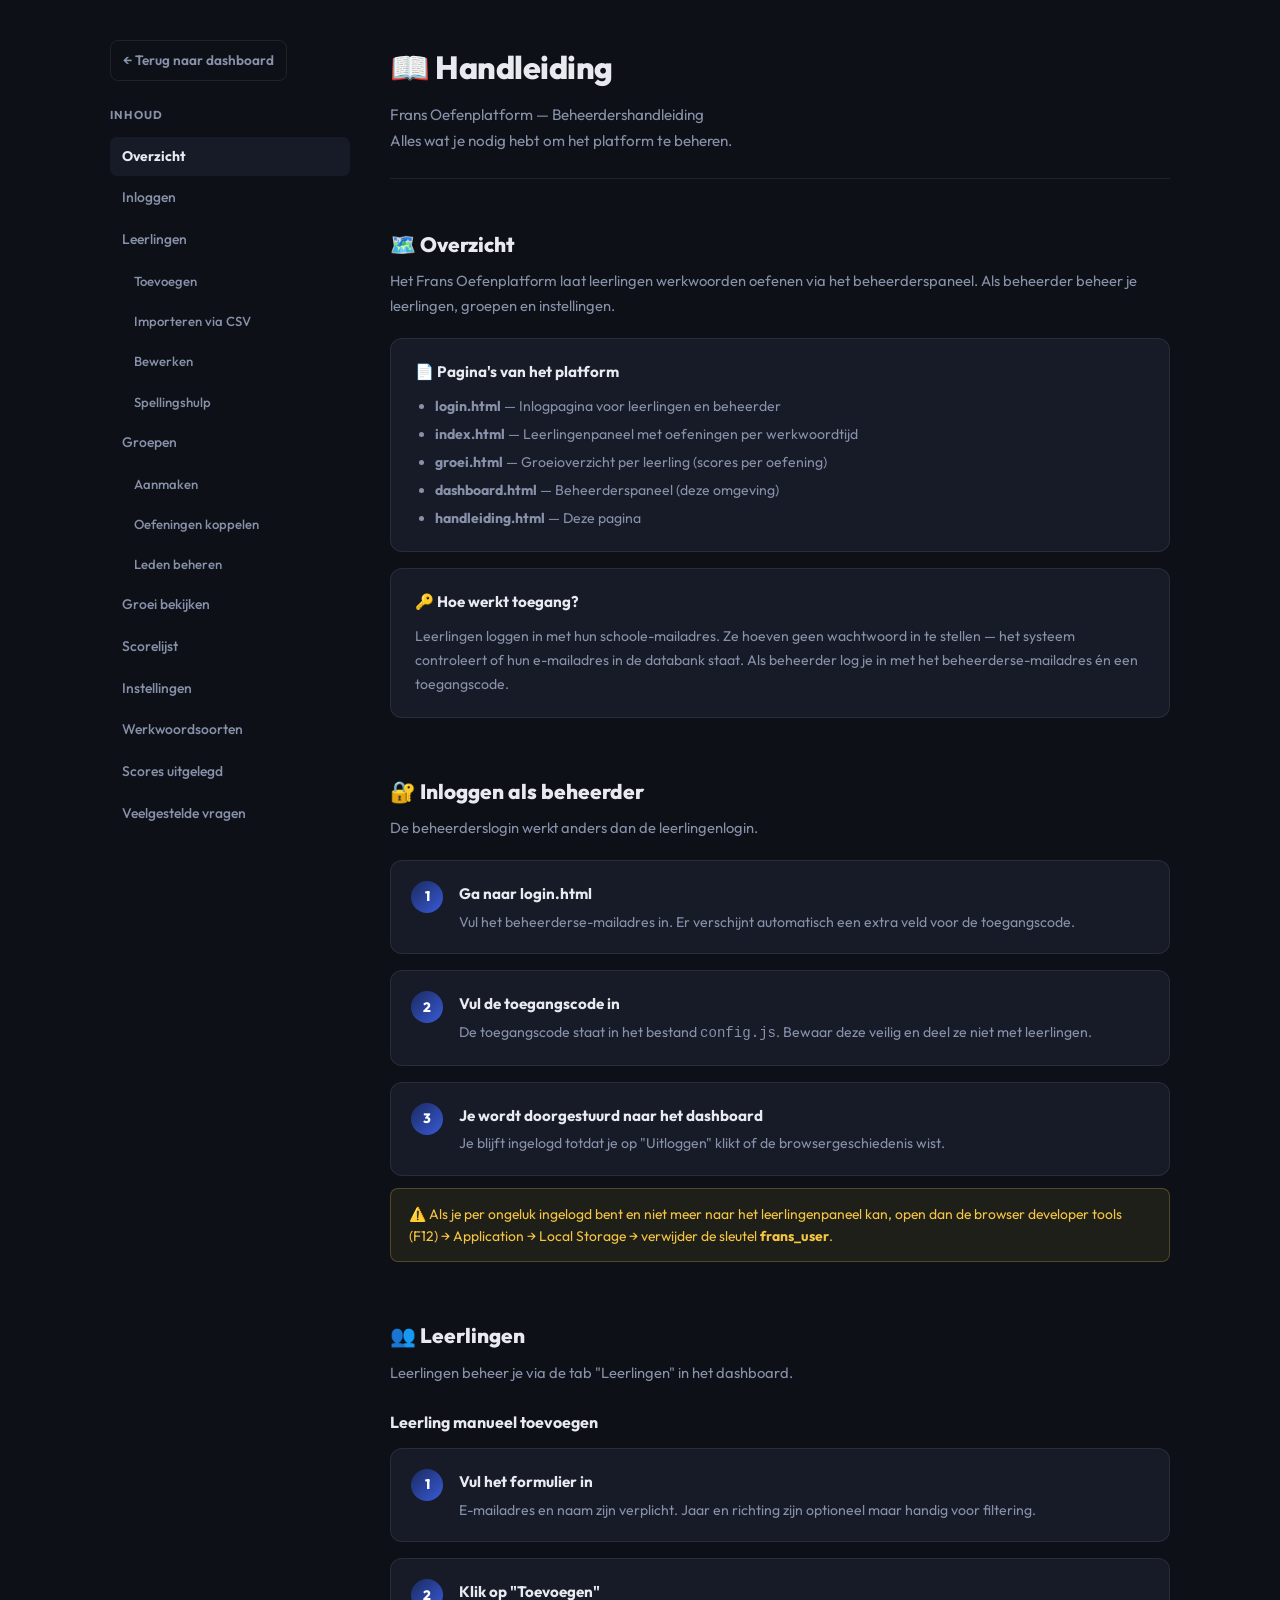
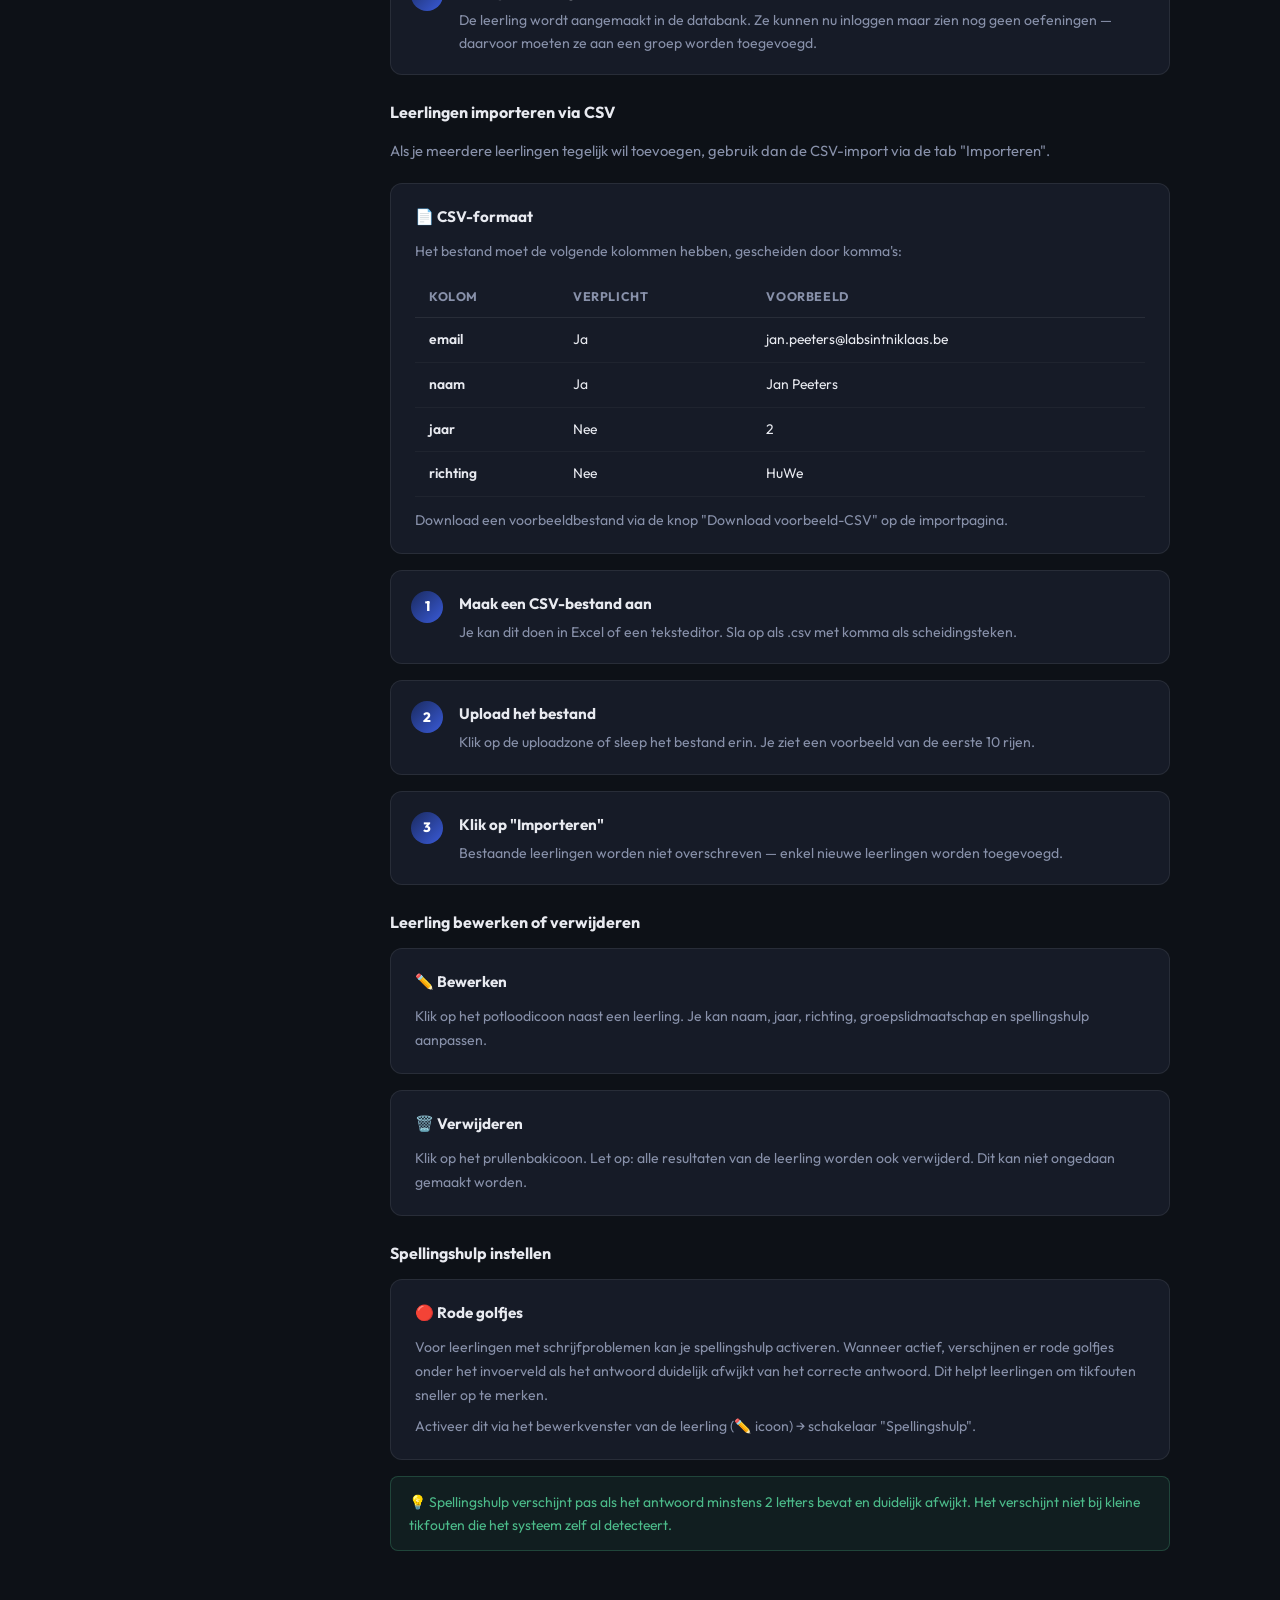
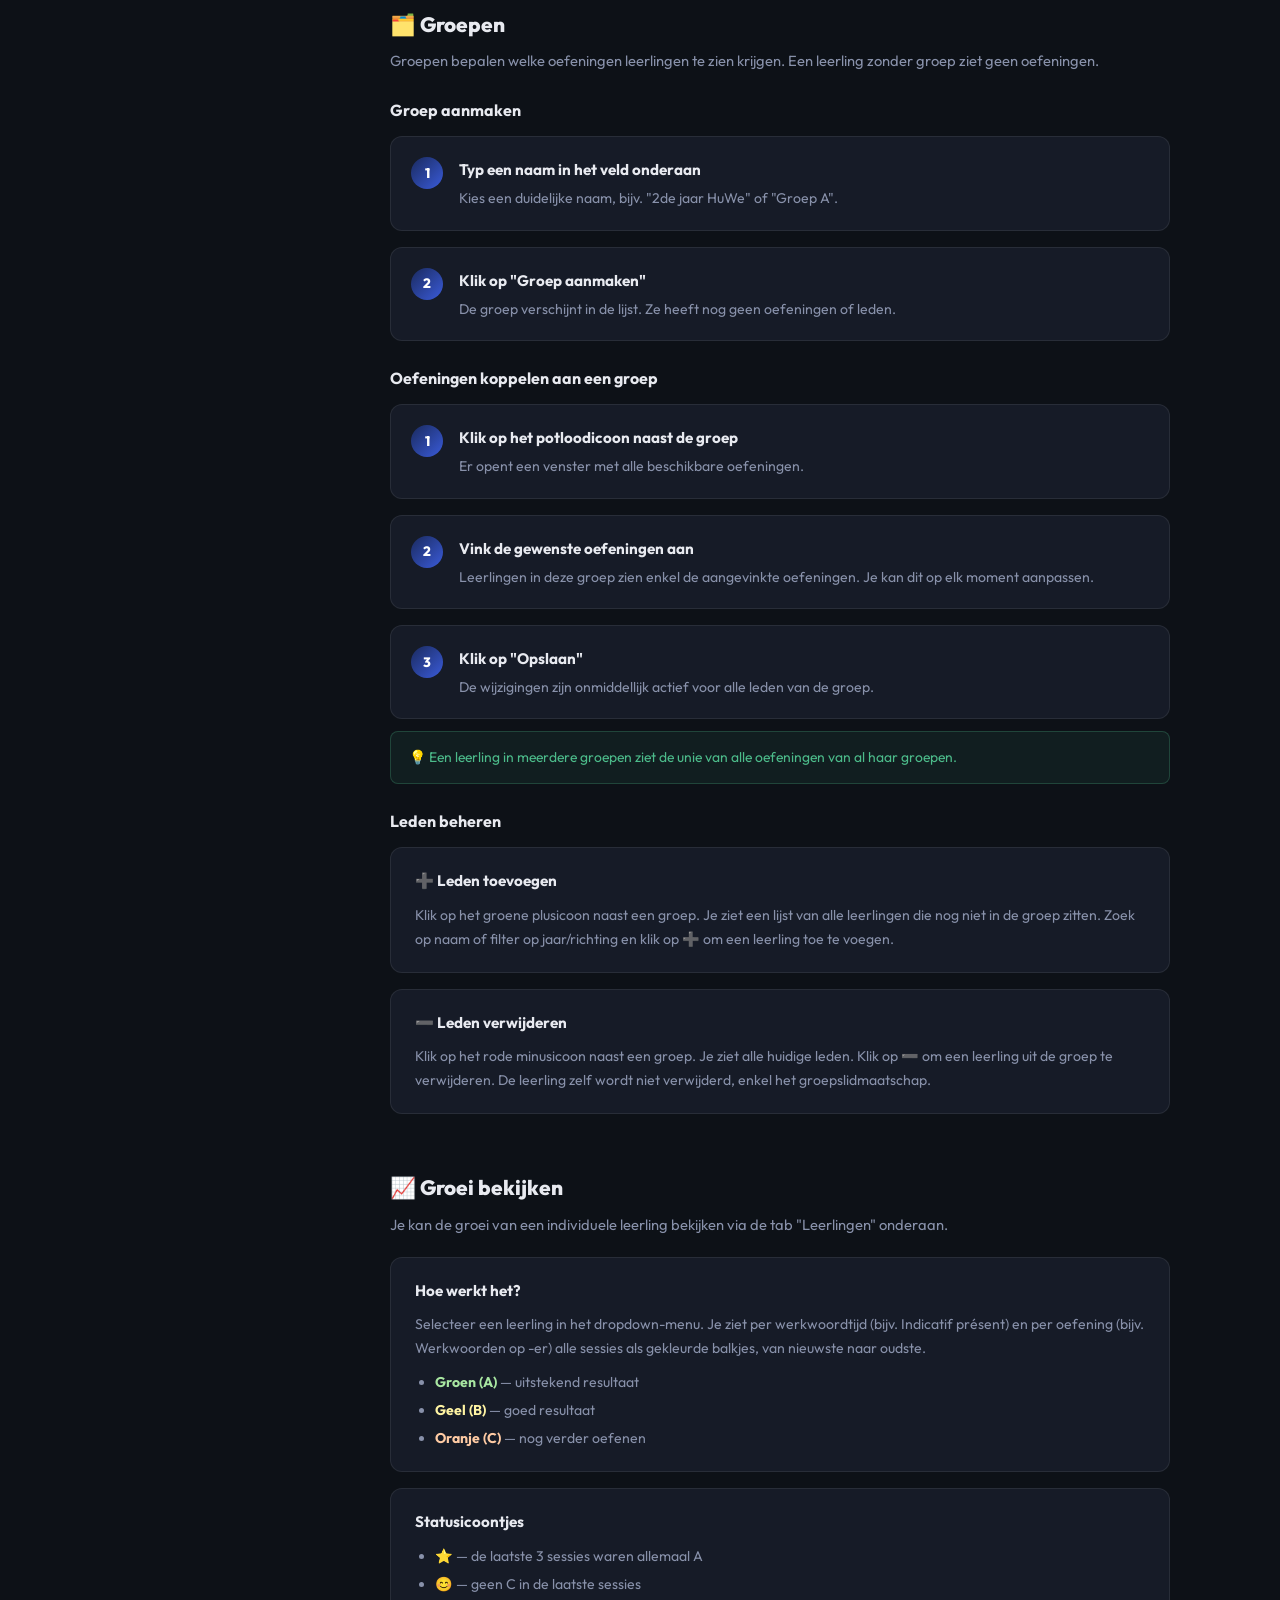
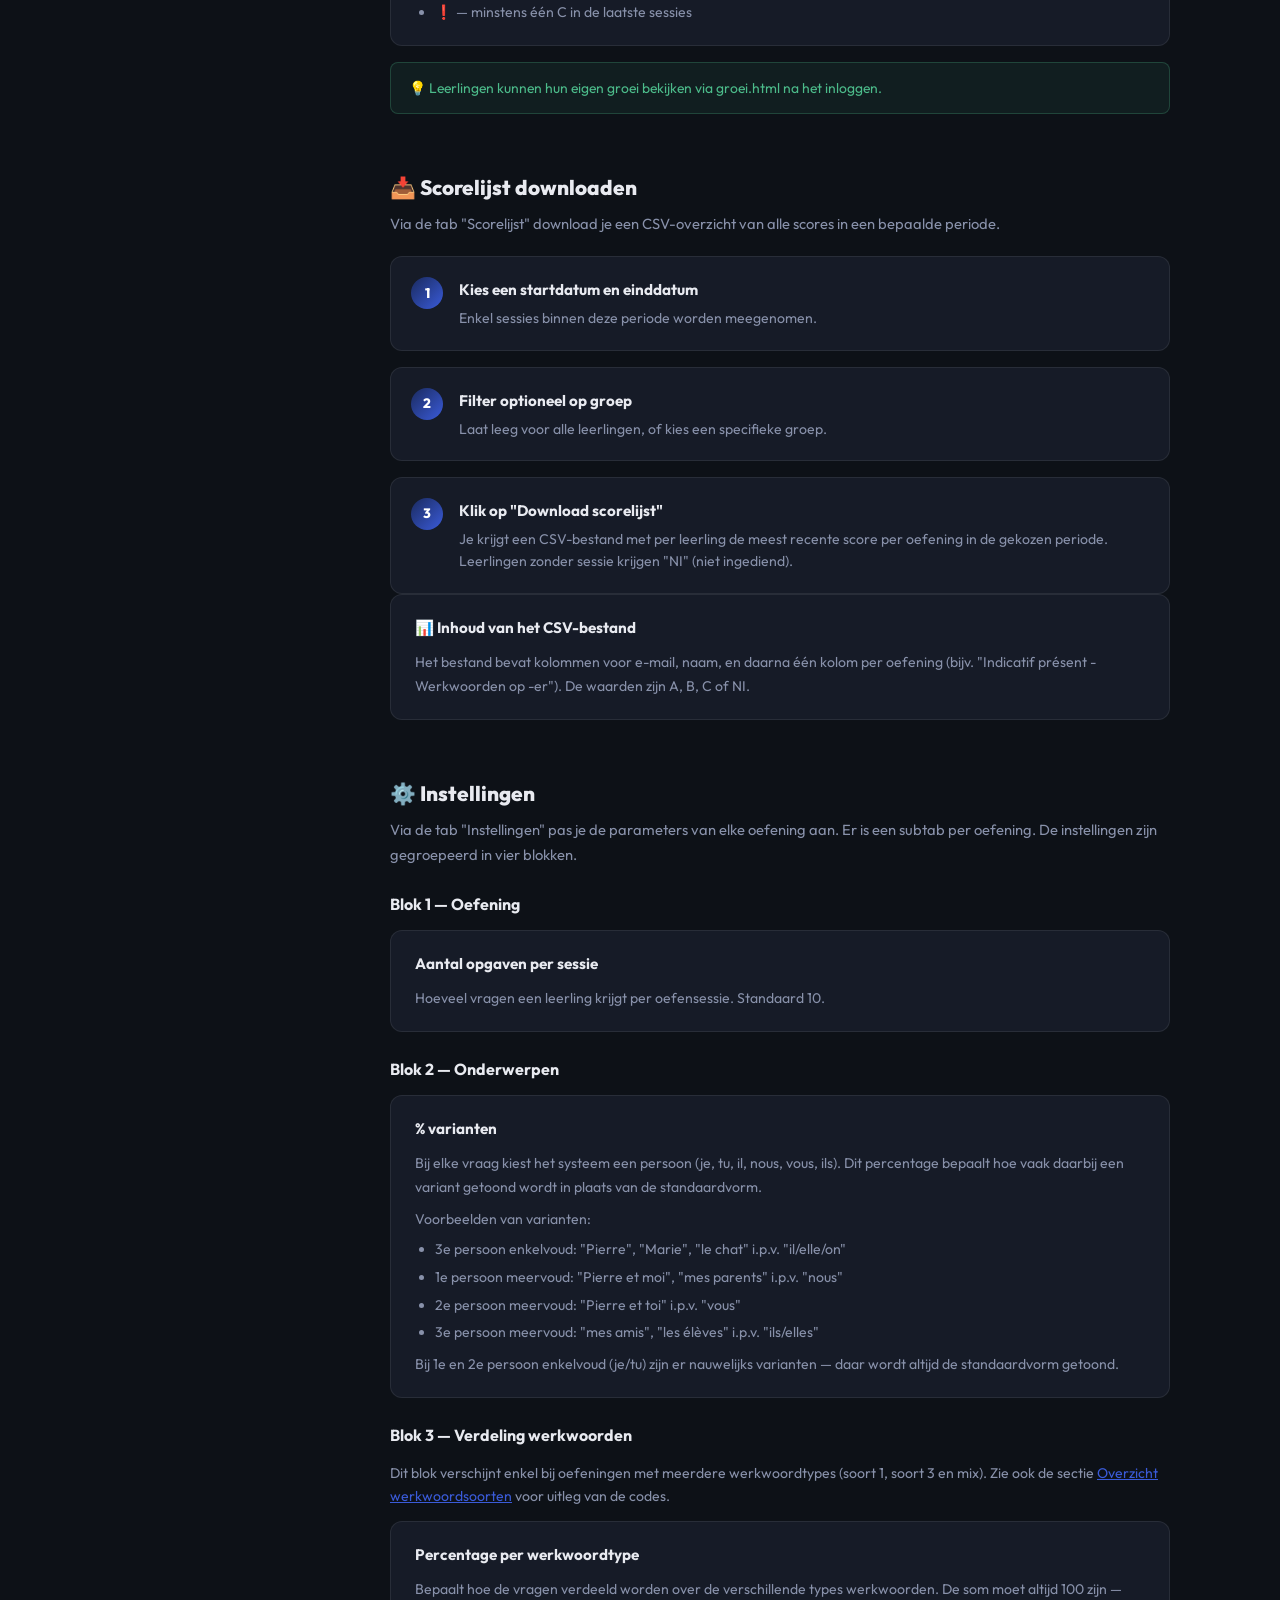
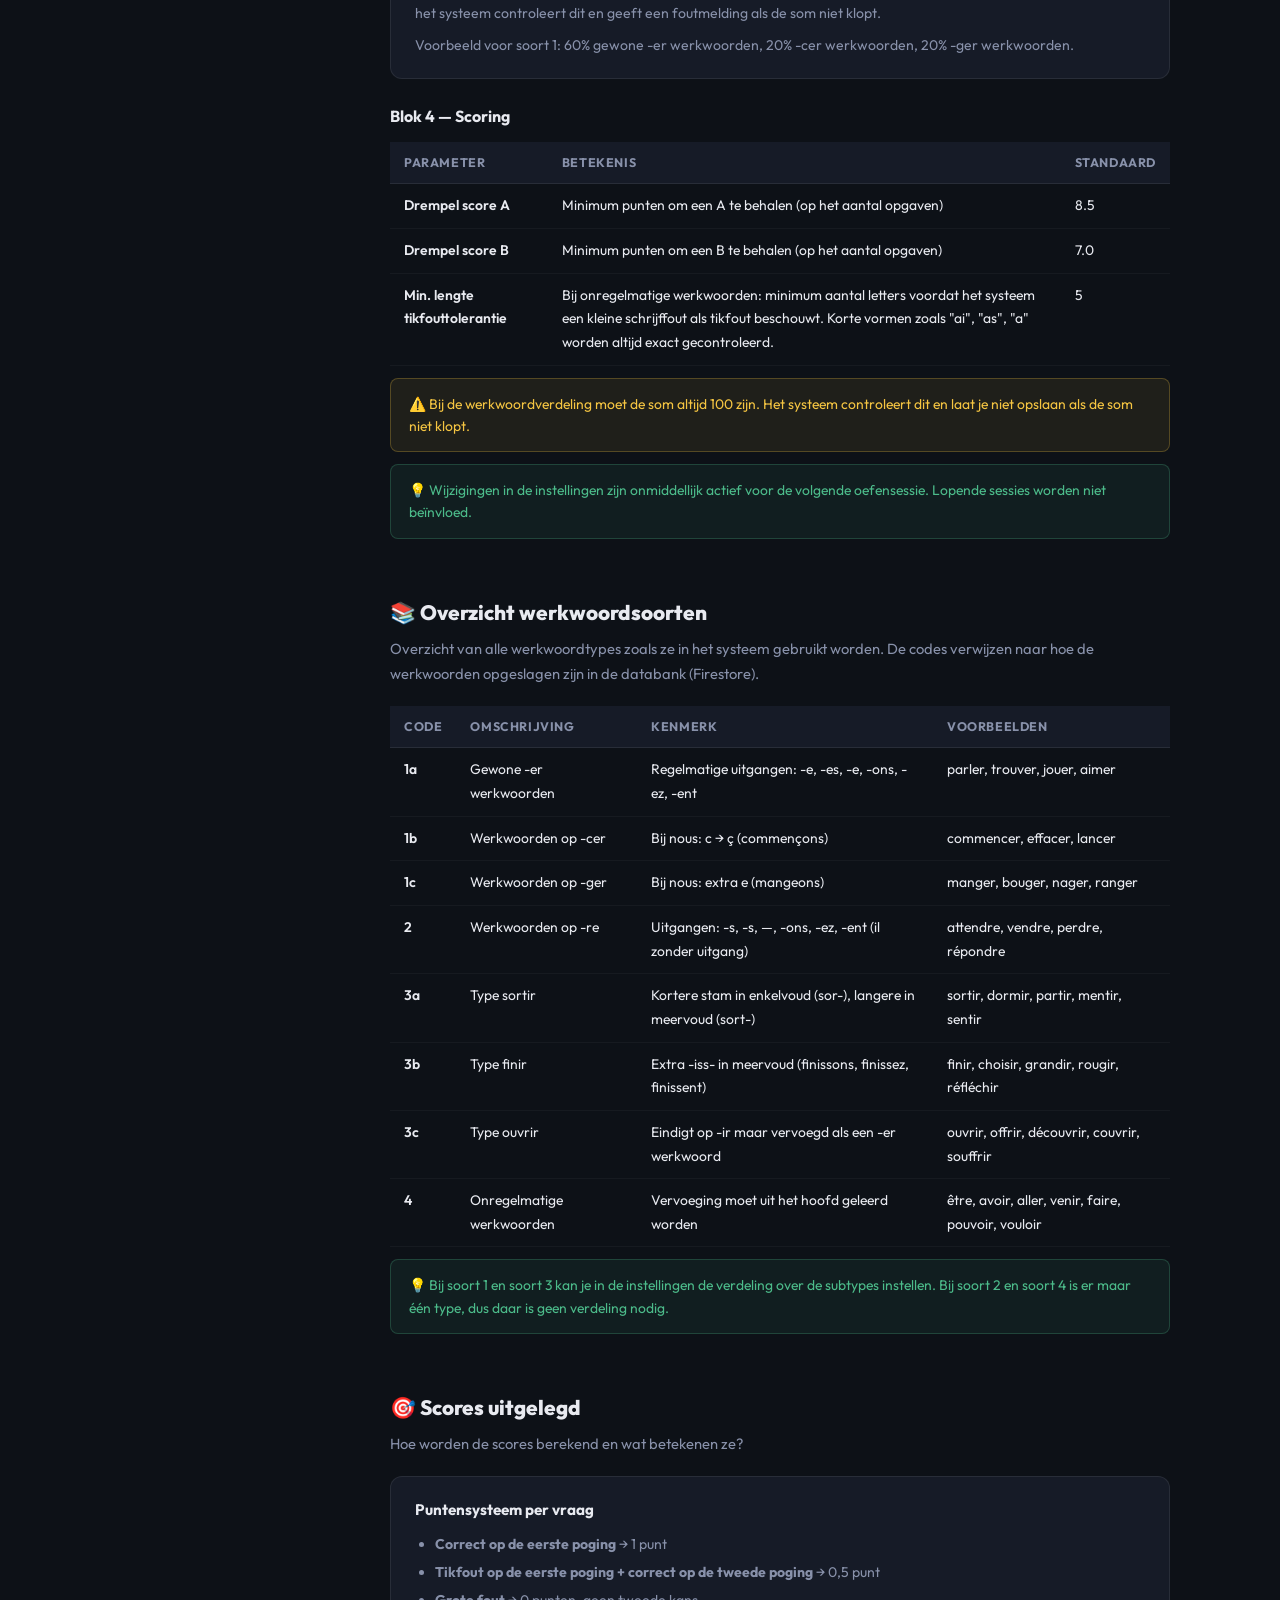
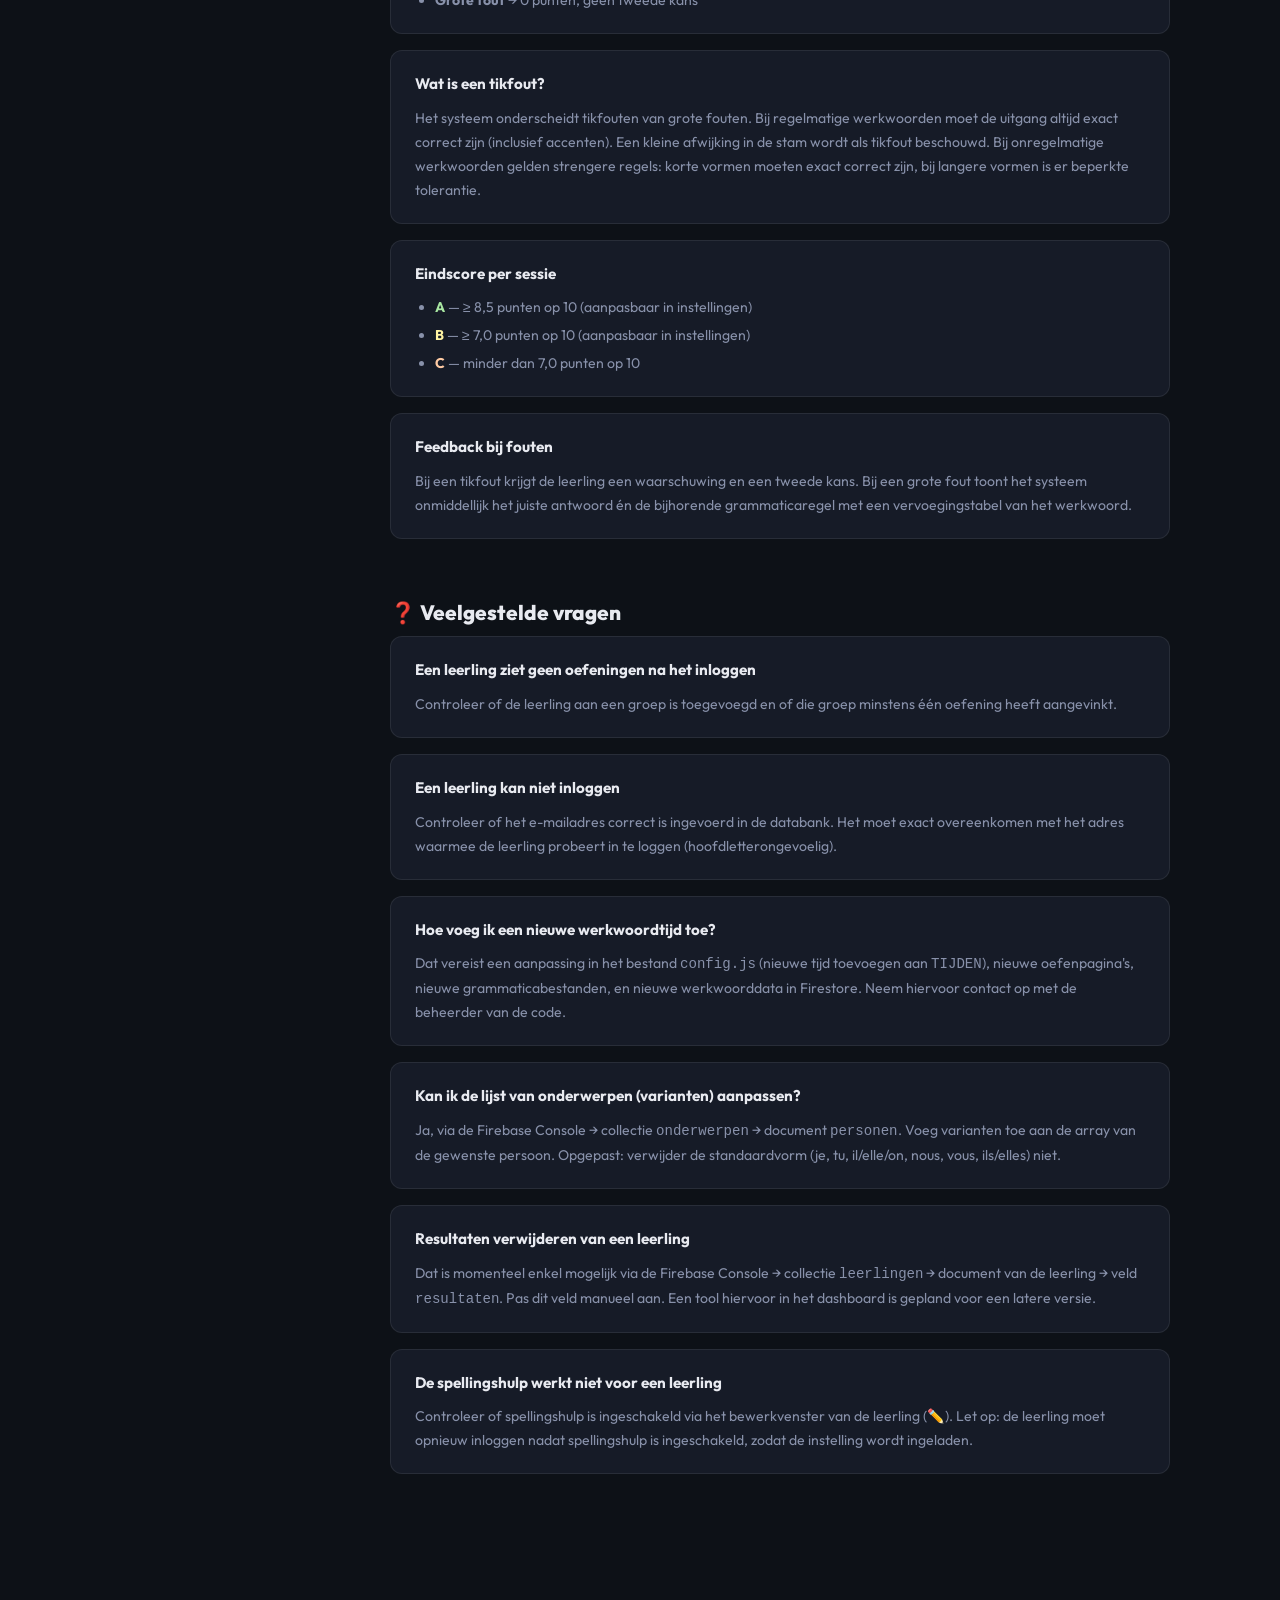
<file: handleiding.html>
<!DOCTYPE html>
<!-- ============================================================
 handleiding.html — Beheerdershandleiding Frans Oefenplatform
============================================================ -->
<html lang="nl">
<head>
  <meta charset="UTF-8">
  <meta name="viewport" content="width=device-width, initial-scale=1.0">
  <title>Handleiding — Frans Oefenplatform</title>
  <link rel="preconnect" href="https://fonts.googleapis.com">
  <link href="https://fonts.googleapis.com/css2?family=Outfit:wght@300;400;600;700;800&display=swap" rel="stylesheet">
  <style>
    :root {
      --bg:      #0d1117;
      --surface: #161b27;
      --surface2:#1e2436;
      --border:  rgba(255,255,255,0.08);
      --text:    #e8eaf0;
      --muted:   #8891aa;
      --blauw:   #1a2a5e;
      --accent:  #3a5bd9;
      --rood:    #c0392b;
      --success: #4cbb8a;
      --warning: #f5c542;
      --radius:  12px;
    }

    * { box-sizing: border-box; margin: 0; padding: 0; }

    body {
      font-family: 'Outfit', sans-serif;
      background: var(--bg);
      color: var(--text);
      min-height: 100vh;
      line-height: 1.7;
    }

    /* ── LAYOUT ── */
    .layout {
      display: flex;
      max-width: 1100px;
      margin: 0 auto;
      padding: 40px 20px 80px;
      gap: 40px;
    }

    /* ── ZIJBALK ── */
    .zijbalk {
      width: 240px;
      flex-shrink: 0;
      position: sticky;
      top: 32px;
      align-self: flex-start;
    }

    .zijbalk-titel {
      font-size: 0.72rem;
      font-weight: 700;
      text-transform: uppercase;
      letter-spacing: 1.2px;
      color: var(--muted);
      margin-bottom: 12px;
    }

    .nav-lijst {
      list-style: none;
      display: flex;
      flex-direction: column;
      gap: 2px;
    }

    .nav-lijst a {
      display: block;
      padding: 8px 12px;
      border-radius: 7px;
      color: var(--muted);
      text-decoration: none;
      font-size: 0.87rem;
      font-weight: 500;
      transition: all 0.15s;
    }

    .nav-lijst a:hover {
      color: var(--text);
      background: var(--surface);
    }

    .nav-lijst a.actief {
      color: var(--text);
      background: var(--surface);
      font-weight: 700;
    }

    .nav-lijst .nav-sub {
      padding-left: 24px;
      font-size: 0.82rem;
    }

    .terug-link {
      display: inline-flex;
      align-items: center;
      gap: 6px;
      color: var(--muted);
      text-decoration: none;
      font-size: 0.85rem;
      font-weight: 600;
      padding: 8px 12px;
      border: 1px solid var(--border);
      border-radius: 8px;
      margin-bottom: 24px;
      transition: all 0.2s;
    }

    .terug-link:hover { color: var(--text); border-color: rgba(255,255,255,0.2); }

    /* ── INHOUD ── */
    .inhoud { flex: 1; min-width: 0; }

    .pagina-titel {
      font-size: 2rem;
      font-weight: 800;
      letter-spacing: -0.5px;
      margin-bottom: 8px;
    }

    .pagina-ondertitel {
      color: var(--muted);
      font-size: 0.95rem;
      margin-bottom: 48px;
      padding-bottom: 24px;
      border-bottom: 1px solid var(--border);
    }

    /* ── SECTIES ── */
    .sectie {
      margin-bottom: 56px;
      scroll-margin-top: 32px;
    }

    .sectie-titel {
      font-size: 1.3rem;
      font-weight: 800;
      margin-bottom: 6px;
      display: flex;
      align-items: center;
      gap: 10px;
    }

    .sectie-intro {
      color: var(--muted);
      font-size: 0.92rem;
      margin-bottom: 20px;
    }

    /* ── STAPPEN ── */
    .stappen {
      display: flex;
      flex-direction: column;
      gap: 16px;
    }

    .stap {
      display: flex;
      gap: 16px;
      background: var(--surface);
      border: 1px solid var(--border);
      border-radius: var(--radius);
      padding: 20px;
    }

    .stap-nr {
      width: 32px;
      height: 32px;
      background: linear-gradient(135deg, var(--blauw), var(--accent));
      border-radius: 50%;
      display: flex;
      align-items: center;
      justify-content: center;
      font-size: 0.85rem;
      font-weight: 800;
      color: white;
      flex-shrink: 0;
    }

    .stap-inhoud { flex: 1; }

    .stap-inhoud strong {
      display: block;
      font-size: 0.95rem;
      font-weight: 700;
      margin-bottom: 4px;
    }

    .stap-inhoud p {
      font-size: 0.88rem;
      color: var(--muted);
      line-height: 1.6;
    }

    /* ── INFO BLOKKEN ── */
    .info-blok {
      background: var(--surface);
      border: 1px solid var(--border);
      border-radius: var(--radius);
      padding: 20px 24px;
      margin-bottom: 16px;
    }

    .info-blok h3 {
      font-size: 0.95rem;
      font-weight: 700;
      margin-bottom: 10px;
      display: flex;
      align-items: center;
      gap: 8px;
    }

    .info-blok p, .info-blok li {
      font-size: 0.88rem;
      color: var(--muted);
      line-height: 1.7;
    }

    .info-blok ul {
      padding-left: 20px;
      display: flex;
      flex-direction: column;
      gap: 4px;
    }

    /* ── WAARSCHUWING / TIP ── */
    .tip {
      background: rgba(76,187,138,0.08);
      border: 1px solid rgba(76,187,138,0.25);
      border-radius: 8px;
      padding: 14px 18px;
      font-size: 0.87rem;
      color: var(--success);
      margin: 12px 0;
      line-height: 1.6;
    }

    .waarschuwing {
      background: rgba(245,197,66,0.08);
      border: 1px solid rgba(245,197,66,0.25);
      border-radius: 8px;
      padding: 14px 18px;
      font-size: 0.87rem;
      color: var(--warning);
      margin: 12px 0;
      line-height: 1.6;
    }

    /* ── TABEL ── */
    .tabel-wrap {
      overflow-x: auto;
      margin: 12px 0;
    }

    table {
      width: 100%;
      border-collapse: collapse;
      font-size: 0.87rem;
    }

    th {
      text-align: left;
      padding: 10px 14px;
      background: var(--surface);
      border-bottom: 1px solid var(--border);
      font-weight: 700;
      color: var(--muted);
      font-size: 0.78rem;
      text-transform: uppercase;
      letter-spacing: 0.6px;
    }

    td {
      padding: 10px 14px;
      border-bottom: 1px solid rgba(255,255,255,0.04);
      color: var(--text);
      vertical-align: top;
    }

    td:first-child { font-weight: 600; }

    /* ── SCHEIDINGSLIJN ── */
    hr {
      border: none;
      border-top: 1px solid var(--border);
      margin: 40px 0;
    }

    @media (max-width: 768px) {
      .layout { flex-direction: column; }
      .zijbalk { width: 100%; position: static; }
    }
  </style>
</head>
<body>

<div class="layout">

  <!-- ZIJBALK -->
  <aside class="zijbalk">
    <a href="#" onclick="window.close(); return false;" class="terug-link">← Terug naar dashboard</a>
    <p class="zijbalk-titel">Inhoud</p>
    <ul class="nav-lijst">
      <li><a href="#overzicht">Overzicht</a></li>
      <li><a href="#inloggen">Inloggen</a></li>
      <li><a href="#leerlingen">Leerlingen</a></li>
      <li><a class="nav-sub" href="#leerling-toevoegen">Toevoegen</a></li>
      <li><a class="nav-sub" href="#leerling-importeren">Importeren via CSV</a></li>
      <li><a class="nav-sub" href="#leerling-bewerken">Bewerken</a></li>
      <li><a class="nav-sub" href="#spellingshulp">Spellingshulp</a></li>
      <li><a href="#groepen">Groepen</a></li>
      <li><a class="nav-sub" href="#groep-aanmaken">Aanmaken</a></li>
      <li><a class="nav-sub" href="#groep-oefeningen">Oefeningen koppelen</a></li>
      <li><a class="nav-sub" href="#groep-leden">Leden beheren</a></li>
      <li><a href="#groei">Groei bekijken</a></li>
      <li><a href="#scorelijst">Scorelijst</a></li>
      <li><a href="#instellingen">Instellingen</a></li>
      <li><a href="#werkwoordsoorten">Werkwoordsoorten</a></li>
      <li><a href="#scores-uitleg">Scores uitgelegd</a></li>
      <li><a href="#faq">Veelgestelde vragen</a></li>
    </ul>
  </aside>

  <!-- HOOFDINHOUD -->
  <main class="inhoud">

    <h1 class="pagina-titel">📖 Handleiding</h1>
    <p class="pagina-ondertitel">
      Frans Oefenplatform — Beheerdershandleiding<br>
      Alles wat je nodig hebt om het platform te beheren.
    </p>

    <!-- ══ OVERZICHT ══ -->
    <section class="sectie" id="overzicht">
      <h2 class="sectie-titel">🗺️ Overzicht</h2>
      <p class="sectie-intro">Het Frans Oefenplatform laat leerlingen werkwoorden oefenen via het beheerderspaneel. Als beheerder beheer je leerlingen, groepen en instellingen.</p>

      <div class="info-blok">
        <h3>📄 Pagina's van het platform</h3>
        <ul>
          <li><strong>login.html</strong> — Inlogpagina voor leerlingen en beheerder</li>
          <li><strong>index.html</strong> — Leerlingenpaneel met oefeningen per werkwoordtijd</li>
          <li><strong>groei.html</strong> — Groeioverzicht per leerling (scores per oefening)</li>
          <li><strong>dashboard.html</strong> — Beheerderspaneel (deze omgeving)</li>
          <li><strong>handleiding.html</strong> — Deze pagina</li>
        </ul>
      </div>

      <div class="info-blok">
        <h3>🔑 Hoe werkt toegang?</h3>
        <p>Leerlingen loggen in met hun schoole-mailadres. Ze hoeven geen wachtwoord in te stellen — het systeem controleert of hun e-mailadres in de databank staat. Als beheerder log je in met het beheerderse-mailadres én een toegangscode.</p>
      </div>
    </section>

    <!-- ══ INLOGGEN ══ -->
    <section class="sectie" id="inloggen">
      <h2 class="sectie-titel">🔐 Inloggen als beheerder</h2>
      <p class="sectie-intro">De beheerderslogin werkt anders dan de leerlingenlogin.</p>

      <div class="stappen">
        <div class="stap">
          <div class="stap-nr">1</div>
          <div class="stap-inhoud">
            <strong>Ga naar login.html</strong>
            <p>Vul het beheerderse-mailadres in. Er verschijnt automatisch een extra veld voor de toegangscode.</p>
          </div>
        </div>
        <div class="stap">
          <div class="stap-nr">2</div>
          <div class="stap-inhoud">
            <strong>Vul de toegangscode in</strong>
            <p>De toegangscode staat in het bestand <code>config.js</code>. Bewaar deze veilig en deel ze niet met leerlingen.</p>
          </div>
        </div>
        <div class="stap">
          <div class="stap-nr">3</div>
          <div class="stap-inhoud">
            <strong>Je wordt doorgestuurd naar het dashboard</strong>
            <p>Je blijft ingelogd totdat je op "Uitloggen" klikt of de browsergeschiedenis wist.</p>
          </div>
        </div>
      </div>

      <div class="waarschuwing">
        ⚠️ Als je per ongeluk ingelogd bent en niet meer naar het leerlingenpaneel kan, open dan de browser developer tools (F12) → Application → Local Storage → verwijder de sleutel <strong>frans_user</strong>.
      </div>
    </section>

    <!-- ══ LEERLINGEN ══ -->
    <section class="sectie" id="leerlingen">
      <h2 class="sectie-titel">👥 Leerlingen</h2>
      <p class="sectie-intro">Leerlingen beheer je via de tab "Leerlingen" in het dashboard.</p>

      <h3 style="font-size:1rem;margin:24px 0 12px" id="leerling-toevoegen">Leerling manueel toevoegen</h3>
      <div class="stappen">
        <div class="stap">
          <div class="stap-nr">1</div>
          <div class="stap-inhoud">
            <strong>Vul het formulier in</strong>
            <p>E-mailadres en naam zijn verplicht. Jaar en richting zijn optioneel maar handig voor filtering.</p>
          </div>
        </div>
        <div class="stap">
          <div class="stap-nr">2</div>
          <div class="stap-inhoud">
            <strong>Klik op "Toevoegen"</strong>
            <p>De leerling wordt aangemaakt in de databank. Ze kunnen nu inloggen maar zien nog geen oefeningen — daarvoor moeten ze aan een groep worden toegevoegd.</p>
          </div>
        </div>
      </div>

      <h3 style="font-size:1rem;margin:24px 0 12px" id="leerling-importeren">Leerlingen importeren via CSV</h3>
      <p class="sectie-intro">Als je meerdere leerlingen tegelijk wil toevoegen, gebruik dan de CSV-import via de tab "Importeren".</p>

      <div class="info-blok">
        <h3>📄 CSV-formaat</h3>
        <p>Het bestand moet de volgende kolommen hebben, gescheiden door komma's:</p>
        <div class="tabel-wrap">
          <table>
            <thead><tr><th>Kolom</th><th>Verplicht</th><th>Voorbeeld</th></tr></thead>
            <tbody>
              <tr><td>email</td><td>Ja</td><td>jan.peeters@labsintniklaas.be</td></tr>
              <tr><td>naam</td><td>Ja</td><td>Jan Peeters</td></tr>
              <tr><td>jaar</td><td>Nee</td><td>2</td></tr>
              <tr><td>richting</td><td>Nee</td><td>HuWe</td></tr>
            </tbody>
          </table>
        </div>
        <p style="margin-top:10px">Download een voorbeeldbestand via de knop "Download voorbeeld-CSV" op de importpagina.</p>
      </div>

      <div class="stappen">
        <div class="stap">
          <div class="stap-nr">1</div>
          <div class="stap-inhoud">
            <strong>Maak een CSV-bestand aan</strong>
            <p>Je kan dit doen in Excel of een teksteditor. Sla op als .csv met komma als scheidingsteken.</p>
          </div>
        </div>
        <div class="stap">
          <div class="stap-nr">2</div>
          <div class="stap-inhoud">
            <strong>Upload het bestand</strong>
            <p>Klik op de uploadzone of sleep het bestand erin. Je ziet een voorbeeld van de eerste 10 rijen.</p>
          </div>
        </div>
        <div class="stap">
          <div class="stap-nr">3</div>
          <div class="stap-inhoud">
            <strong>Klik op "Importeren"</strong>
            <p>Bestaande leerlingen worden niet overschreven — enkel nieuwe leerlingen worden toegevoegd.</p>
          </div>
        </div>
      </div>

      <h3 style="font-size:1rem;margin:24px 0 12px" id="leerling-bewerken">Leerling bewerken of verwijderen</h3>
      <div class="info-blok">
        <h3>✏️ Bewerken</h3>
        <p>Klik op het potloodicoon naast een leerling. Je kan naam, jaar, richting, groepslidmaatschap en spellingshulp aanpassen.</p>
      </div>
      <div class="info-blok">
        <h3>🗑️ Verwijderen</h3>
        <p>Klik op het prullenbakicoon. Let op: alle resultaten van de leerling worden ook verwijderd. Dit kan niet ongedaan gemaakt worden.</p>
      </div>

      <h3 style="font-size:1rem;margin:24px 0 12px" id="spellingshulp">Spellingshulp instellen</h3>
      <div class="info-blok">
        <h3>🔴 Rode golfjes</h3>
        <p>Voor leerlingen met schrijfproblemen kan je spellingshulp activeren. Wanneer actief, verschijnen er rode golfjes onder het invoerveld als het antwoord duidelijk afwijkt van het correcte antwoord. Dit helpt leerlingen om tikfouten sneller op te merken.</p>
        <p style="margin-top:8px">Activeer dit via het bewerkvenster van de leerling (✏️ icoon) → schakelaar "Spellingshulp".</p>
      </div>

      <div class="tip">
        💡 Spellingshulp verschijnt pas als het antwoord minstens 2 letters bevat en duidelijk afwijkt. Het verschijnt niet bij kleine tikfouten die het systeem zelf al detecteert.
      </div>
    </section>

    <!-- ══ GROEPEN ══ -->
    <section class="sectie" id="groepen">
      <h2 class="sectie-titel">🗂️ Groepen</h2>
      <p class="sectie-intro">Groepen bepalen welke oefeningen leerlingen te zien krijgen. Een leerling zonder groep ziet geen oefeningen.</p>

      <h3 style="font-size:1rem;margin:24px 0 12px" id="groep-aanmaken">Groep aanmaken</h3>
      <div class="stappen">
        <div class="stap">
          <div class="stap-nr">1</div>
          <div class="stap-inhoud">
            <strong>Typ een naam in het veld onderaan</strong>
            <p>Kies een duidelijke naam, bijv. "2de jaar HuWe" of "Groep A".</p>
          </div>
        </div>
        <div class="stap">
          <div class="stap-nr">2</div>
          <div class="stap-inhoud">
            <strong>Klik op "Groep aanmaken"</strong>
            <p>De groep verschijnt in de lijst. Ze heeft nog geen oefeningen of leden.</p>
          </div>
        </div>
      </div>

      <h3 style="font-size:1rem;margin:24px 0 12px" id="groep-oefeningen">Oefeningen koppelen aan een groep</h3>
      <div class="stappen">
        <div class="stap">
          <div class="stap-nr">1</div>
          <div class="stap-inhoud">
            <strong>Klik op het potloodicoon naast de groep</strong>
            <p>Er opent een venster met alle beschikbare oefeningen.</p>
          </div>
        </div>
        <div class="stap">
          <div class="stap-nr">2</div>
          <div class="stap-inhoud">
            <strong>Vink de gewenste oefeningen aan</strong>
            <p>Leerlingen in deze groep zien enkel de aangevinkte oefeningen. Je kan dit op elk moment aanpassen.</p>
          </div>
        </div>
        <div class="stap">
          <div class="stap-nr">3</div>
          <div class="stap-inhoud">
            <strong>Klik op "Opslaan"</strong>
            <p>De wijzigingen zijn onmiddellijk actief voor alle leden van de groep.</p>
          </div>
        </div>
      </div>

      <div class="tip">
        💡 Een leerling in meerdere groepen ziet de unie van alle oefeningen van al haar groepen.
      </div>

      <h3 style="font-size:1rem;margin:24px 0 12px" id="groep-leden">Leden beheren</h3>
      <div class="info-blok">
        <h3>➕ Leden toevoegen</h3>
        <p>Klik op het groene plusicoon naast een groep. Je ziet een lijst van alle leerlingen die nog niet in de groep zitten. Zoek op naam of filter op jaar/richting en klik op ➕ om een leerling toe te voegen.</p>
      </div>
      <div class="info-blok">
        <h3>➖ Leden verwijderen</h3>
        <p>Klik op het rode minusicoon naast een groep. Je ziet alle huidige leden. Klik op ➖ om een leerling uit de groep te verwijderen. De leerling zelf wordt niet verwijderd, enkel het groepslidmaatschap.</p>
      </div>
    </section>

    <!-- ══ GROEI ══ -->
    <section class="sectie" id="groei">
      <h2 class="sectie-titel">📈 Groei bekijken</h2>
      <p class="sectie-intro">Je kan de groei van een individuele leerling bekijken via de tab "Leerlingen" onderaan.</p>

      <div class="info-blok">
        <h3>Hoe werkt het?</h3>
        <p>Selecteer een leerling in het dropdown-menu. Je ziet per werkwoordtijd (bijv. Indicatif présent) en per oefening (bijv. Werkwoorden op -er) alle sessies als gekleurde balkjes, van nieuwste naar oudste.</p>
        <ul style="margin-top:10px">
          <li><strong style="color:#a8e6a1">Groen (A)</strong> — uitstekend resultaat</li>
          <li><strong style="color:#fff4a3">Geel (B)</strong> — goed resultaat</li>
          <li><strong style="color:#ffcba4">Oranje (C)</strong> — nog verder oefenen</li>
        </ul>
      </div>

      <div class="info-blok">
        <h3>Statusicoontjes</h3>
        <ul>
          <li>⭐ — de laatste 3 sessies waren allemaal A</li>
          <li>😊 — geen C in de laatste sessies</li>
          <li>❗ — minstens één C in de laatste sessies</li>
        </ul>
      </div>

      <div class="tip">
        💡 Leerlingen kunnen hun eigen groei bekijken via groei.html na het inloggen.
      </div>
    </section>

    <!-- ══ SCORELIJST ══ -->
    <section class="sectie" id="scorelijst">
      <h2 class="sectie-titel">📥 Scorelijst downloaden</h2>
      <p class="sectie-intro">Via de tab "Scorelijst" download je een CSV-overzicht van alle scores in een bepaalde periode.</p>

      <div class="stappen">
        <div class="stap">
          <div class="stap-nr">1</div>
          <div class="stap-inhoud">
            <strong>Kies een startdatum en einddatum</strong>
            <p>Enkel sessies binnen deze periode worden meegenomen.</p>
          </div>
        </div>
        <div class="stap">
          <div class="stap-nr">2</div>
          <div class="stap-inhoud">
            <strong>Filter optioneel op groep</strong>
            <p>Laat leeg voor alle leerlingen, of kies een specifieke groep.</p>
          </div>
        </div>
        <div class="stap">
          <div class="stap-nr">3</div>
          <div class="stap-inhoud">
            <strong>Klik op "Download scorelijst"</strong>
            <p>Je krijgt een CSV-bestand met per leerling de meest recente score per oefening in de gekozen periode. Leerlingen zonder sessie krijgen "NI" (niet ingediend).</p>
          </div>
        </div>
      </div>

      <div class="info-blok">
        <h3>📊 Inhoud van het CSV-bestand</h3>
        <p>Het bestand bevat kolommen voor e-mail, naam, en daarna één kolom per oefening (bijv. "Indicatif présent - Werkwoorden op -er"). De waarden zijn A, B, C of NI.</p>
      </div>
    </section>

    <!-- ══ INSTELLINGEN ══ -->
    <section class="sectie" id="instellingen">
      <h2 class="sectie-titel">⚙️ Instellingen</h2>
      <p class="sectie-intro">Via de tab "Instellingen" pas je de parameters van elke oefening aan. Er is een subtab per oefening. De instellingen zijn gegroepeerd in vier blokken.</p>

      <h3 style="font-size:1rem;margin:24px 0 12px">Blok 1 — Oefening</h3>
      <div class="info-blok">
        <h3>Aantal opgaven per sessie</h3>
        <p>Hoeveel vragen een leerling krijgt per oefensessie. Standaard 10.</p>
      </div>

      <h3 style="font-size:1rem;margin:24px 0 12px">Blok 2 — Onderwerpen</h3>
      <div class="info-blok">
        <h3>% varianten</h3>
        <p>Bij elke vraag kiest het systeem een persoon (je, tu, il, nous, vous, ils). Dit percentage bepaalt hoe vaak daarbij een variant getoond wordt in plaats van de standaardvorm.</p>
        <p style="margin-top:8px">Voorbeelden van varianten:</p>
        <ul style="margin-top:6px">
          <li>3e persoon enkelvoud: "Pierre", "Marie", "le chat" i.p.v. "il/elle/on"</li>
          <li>1e persoon meervoud: "Pierre et moi", "mes parents" i.p.v. "nous"</li>
          <li>2e persoon meervoud: "Pierre et toi" i.p.v. "vous"</li>
          <li>3e persoon meervoud: "mes amis", "les élèves" i.p.v. "ils/elles"</li>
        </ul>
        <p style="margin-top:8px">Bij 1e en 2e persoon enkelvoud (je/tu) zijn er nauwelijks varianten — daar wordt altijd de standaardvorm getoond.</p>
      </div>

      <h3 style="font-size:1rem;margin:24px 0 12px">Blok 3 — Verdeling werkwoorden</h3>
      <p style="font-size:0.88rem;color:var(--muted);margin-bottom:12px">Dit blok verschijnt enkel bij oefeningen met meerdere werkwoordtypes (soort 1, soort 3 en mix). Zie ook de sectie <a href="#werkwoordsoorten" style="color:var(--accent)">Overzicht werkwoordsoorten</a> voor uitleg van de codes.</p>
      <div class="info-blok">
        <h3>Percentage per werkwoordtype</h3>
        <p>Bepaalt hoe de vragen verdeeld worden over de verschillende types werkwoorden. De som moet altijd 100 zijn — het systeem controleert dit en geeft een foutmelding als de som niet klopt.</p>
        <p style="margin-top:8px">Voorbeeld voor soort 1: 60% gewone -er werkwoorden, 20% -cer werkwoorden, 20% -ger werkwoorden.</p>
      </div>

      <h3 style="font-size:1rem;margin:24px 0 12px">Blok 4 — Scoring</h3>
      <div class="tabel-wrap">
        <table>
          <thead><tr><th>Parameter</th><th>Betekenis</th><th>Standaard</th></tr></thead>
          <tbody>
            <tr>
              <td>Drempel score A</td>
              <td>Minimum punten om een A te behalen (op het aantal opgaven)</td>
              <td>8.5</td>
            </tr>
            <tr>
              <td>Drempel score B</td>
              <td>Minimum punten om een B te behalen (op het aantal opgaven)</td>
              <td>7.0</td>
            </tr>
            <tr>
              <td>Min. lengte tikfouttolerantie</td>
              <td>Bij onregelmatige werkwoorden: minimum aantal letters voordat het systeem een kleine schrijffout als tikfout beschouwt. Korte vormen zoals "ai", "as", "a" worden altijd exact gecontroleerd.</td>
              <td>5</td>
            </tr>
          </tbody>
        </table>
      </div>

      <div class="waarschuwing">
        ⚠️ Bij de werkwoordverdeling moet de som altijd 100 zijn. Het systeem controleert dit en laat je niet opslaan als de som niet klopt.
      </div>

      <div class="tip">
        💡 Wijzigingen in de instellingen zijn onmiddellijk actief voor de volgende oefensessie. Lopende sessies worden niet beïnvloed.
      </div>
    </section>

    <!-- ══ WERKWOORDSOORTEN ══ -->
    <section class="sectie" id="werkwoordsoorten">
      <h2 class="sectie-titel">📚 Overzicht werkwoordsoorten</h2>
      <p class="sectie-intro">Overzicht van alle werkwoordtypes zoals ze in het systeem gebruikt worden. De codes verwijzen naar hoe de werkwoorden opgeslagen zijn in de databank (Firestore).</p>

      <div class="tabel-wrap">
        <table>
          <thead>
            <tr><th>Code</th><th>Omschrijving</th><th>Kenmerk</th><th>Voorbeelden</th></tr>
          </thead>
          <tbody>
            <tr>
              <td>1a</td>
              <td>Gewone -er werkwoorden</td>
              <td>Regelmatige uitgangen: -e, -es, -e, -ons, -ez, -ent</td>
              <td>parler, trouver, jouer, aimer</td>
            </tr>
            <tr>
              <td>1b</td>
              <td>Werkwoorden op -cer</td>
              <td>Bij nous: c → ç (commençons)</td>
              <td>commencer, effacer, lancer</td>
            </tr>
            <tr>
              <td>1c</td>
              <td>Werkwoorden op -ger</td>
              <td>Bij nous: extra e (mangeons)</td>
              <td>manger, bouger, nager, ranger</td>
            </tr>
            <tr>
              <td>2</td>
              <td>Werkwoorden op -re</td>
              <td>Uitgangen: -s, -s, —, -ons, -ez, -ent (il zonder uitgang)</td>
              <td>attendre, vendre, perdre, répondre</td>
            </tr>
            <tr>
              <td>3a</td>
              <td>Type sortir</td>
              <td>Kortere stam in enkelvoud (sor-), langere in meervoud (sort-)</td>
              <td>sortir, dormir, partir, mentir, sentir</td>
            </tr>
            <tr>
              <td>3b</td>
              <td>Type finir</td>
              <td>Extra -iss- in meervoud (finissons, finissez, finissent)</td>
              <td>finir, choisir, grandir, rougir, réfléchir</td>
            </tr>
            <tr>
              <td>3c</td>
              <td>Type ouvrir</td>
              <td>Eindigt op -ir maar vervoegd als een -er werkwoord</td>
              <td>ouvrir, offrir, découvrir, couvrir, souffrir</td>
            </tr>
            <tr>
              <td>4</td>
              <td>Onregelmatige werkwoorden</td>
              <td>Vervoeging moet uit het hoofd geleerd worden</td>
              <td>être, avoir, aller, venir, faire, pouvoir, vouloir</td>
            </tr>
          </tbody>
        </table>
      </div>

      <div class="tip">
        💡 Bij soort 1 en soort 3 kan je in de instellingen de verdeling over de subtypes instellen. Bij soort 2 en soort 4 is er maar één type, dus daar is geen verdeling nodig.
      </div>
    </section>

    <!-- ══ SCORES UITGELEGD ══ -->
    <section class="sectie" id="scores-uitleg">
      <h2 class="sectie-titel">🎯 Scores uitgelegd</h2>
      <p class="sectie-intro">Hoe worden de scores berekend en wat betekenen ze?</p>

      <div class="info-blok">
        <h3>Puntensysteem per vraag</h3>
        <ul>
          <li><strong>Correct op de eerste poging</strong> → 1 punt</li>
          <li><strong>Tikfout op de eerste poging + correct op de tweede poging</strong> → 0,5 punt</li>
          <li><strong>Grote fout</strong> → 0 punten, geen tweede kans</li>
        </ul>
      </div>

      <div class="info-blok">
        <h3>Wat is een tikfout?</h3>
        <p>Het systeem onderscheidt tikfouten van grote fouten. Bij regelmatige werkwoorden moet de uitgang altijd exact correct zijn (inclusief accenten). Een kleine afwijking in de stam wordt als tikfout beschouwd. Bij onregelmatige werkwoorden gelden strengere regels: korte vormen moeten exact correct zijn, bij langere vormen is er beperkte tolerantie.</p>
      </div>

      <div class="info-blok">
        <h3>Eindscore per sessie</h3>
        <ul>
          <li><strong style="color:#a8e6a1">A</strong> — ≥ 8,5 punten op 10 (aanpasbaar in instellingen)</li>
          <li><strong style="color:#fff4a3">B</strong> — ≥ 7,0 punten op 10 (aanpasbaar in instellingen)</li>
          <li><strong style="color:#ffcba4">C</strong> — minder dan 7,0 punten op 10</li>
        </ul>
      </div>

      <div class="info-blok">
        <h3>Feedback bij fouten</h3>
        <p>Bij een tikfout krijgt de leerling een waarschuwing en een tweede kans. Bij een grote fout toont het systeem onmiddellijk het juiste antwoord én de bijhorende grammaticaregel met een vervoegingstabel van het werkwoord.</p>
      </div>
    </section>

    <!-- ══ FAQ ══ -->
    <section class="sectie" id="faq">
      <h2 class="sectie-titel">❓ Veelgestelde vragen</h2>

      <div class="info-blok">
        <h3>Een leerling ziet geen oefeningen na het inloggen</h3>
        <p>Controleer of de leerling aan een groep is toegevoegd en of die groep minstens één oefening heeft aangevinkt.</p>
      </div>

      <div class="info-blok">
        <h3>Een leerling kan niet inloggen</h3>
        <p>Controleer of het e-mailadres correct is ingevoerd in de databank. Het moet exact overeenkomen met het adres waarmee de leerling probeert in te loggen (hoofdletterongevoelig).</p>
      </div>

      <div class="info-blok">
        <h3>Hoe voeg ik een nieuwe werkwoordtijd toe?</h3>
        <p>Dat vereist een aanpassing in het bestand <code>config.js</code> (nieuwe tijd toevoegen aan <code>TIJDEN</code>), nieuwe oefenpagina's, nieuwe grammaticabestanden, en nieuwe werkwoorddata in Firestore. Neem hiervoor contact op met de beheerder van de code.</p>
      </div>

      <div class="info-blok">
        <h3>Kan ik de lijst van onderwerpen (varianten) aanpassen?</h3>
        <p>Ja, via de Firebase Console → collectie <code>onderwerpen</code> → document <code>personen</code>. Voeg varianten toe aan de array van de gewenste persoon. Opgepast: verwijder de standaardvorm (je, tu, il/elle/on, nous, vous, ils/elles) niet.</p>
      </div>

      <div class="info-blok">
        <h3>Resultaten verwijderen van een leerling</h3>
        <p>Dat is momenteel enkel mogelijk via de Firebase Console → collectie <code>leerlingen</code> → document van de leerling → veld <code>resultaten</code>. Pas dit veld manueel aan. Een tool hiervoor in het dashboard is gepland voor een latere versie.</p>
      </div>

      <div class="info-blok">
        <h3>De spellingshulp werkt niet voor een leerling</h3>
        <p>Controleer of spellingshulp is ingeschakeld via het bewerkvenster van de leerling (✏️). Let op: de leerling moet opnieuw inloggen nadat spellingshulp is ingeschakeld, zodat de instelling wordt ingeladen.</p>
      </div>
    </section>

  </main>
</div>

<script>
  // Markeer actief nav-item op basis van scroll
  const secties = document.querySelectorAll('.sectie');
  const navLinks = document.querySelectorAll('.nav-lijst a');

  const observer = new IntersectionObserver(entries => {
    entries.forEach(entry => {
      if (entry.isIntersecting) {
        navLinks.forEach(a => a.classList.remove('actief'));
        const actief = document.querySelector(`.nav-lijst a[href="#${entry.target.id}"]`);
        if (actief) actief.classList.add('actief');
      }
    });
  }, { rootMargin: '-20% 0px -70% 0px' });

  secties.forEach(s => observer.observe(s));
</script>

</body>
</html>
</file>
